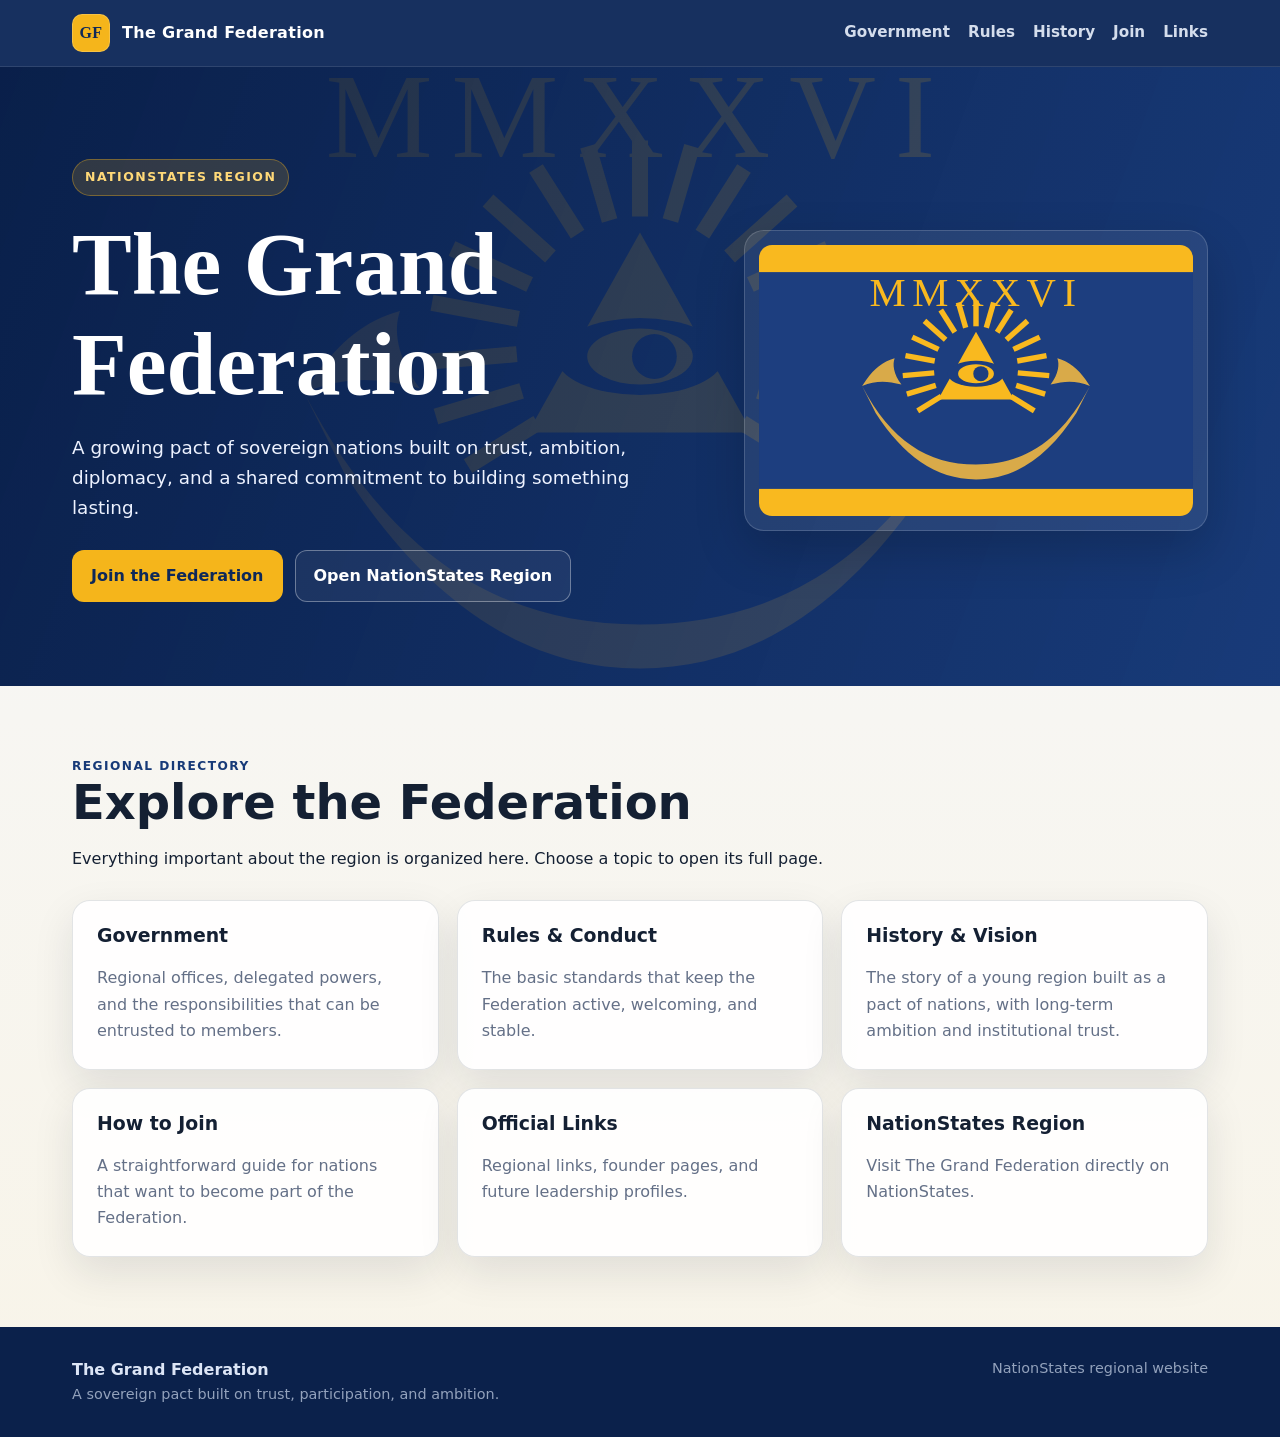
<file: index.html>
<!doctype html>
<html lang="en">
<head>
<meta charset="utf-8"><meta name="viewport" content="width=device-width,initial-scale=1">
<title>The Grand Federation</title><link rel="stylesheet" href="styles.css">
</head>
<body>

<header class="site-header">
  <div class="nav-wrap">
    <a class="brand" href="index.html"><span class="brand-mark">GF</span><span>The Grand Federation</span></a>
    <nav>
      <a href="government.html">Government</a>
      <a href="rules.html">Rules</a>
      <a href="history.html">History</a>
      <a href="join.html">Join</a>
      <a href="links.html">Links</a>
    </nav>
  </div>
</header>

<section class="hero">
  <div class="hero-inner">
    <div>
      <span class="eyebrow">NationStates Region</span>
      <h1>The Grand Federation</h1>
      <p>A growing pact of sovereign nations built on trust, ambition, diplomacy, and a shared commitment to building something lasting.</p>
      <div class="hero-actions">
        <a class="btn primary" href="join.html">Join the Federation</a>
        <a class="btn secondary" href="https://www.nationstates.net/region=the_grand_federation" target="_blank">Open NationStates Region</a>
      </div>
    </div>
    <div class="flag-card"><img src="assets/flag.svg" alt="Flag of The Grand Federation"></div>
  </div>
</section>

<section class="section">
  <div class="section-intro">
    <div class="kicker">Regional Directory</div>
    <h2>Explore the Federation</h2>
    <p>Everything important about the region is organized here. Choose a topic to open its full page.</p>
  </div>
  <div class="grid">
    <a class="card" href="government.html"><h3>Government</h3><p>Regional offices, delegated powers, and the responsibilities that can be entrusted to members.</p></a>
    <a class="card" href="rules.html"><h3>Rules & Conduct</h3><p>The basic standards that keep the Federation active, welcoming, and stable.</p></a>
    <a class="card" href="history.html"><h3>History & Vision</h3><p>The story of a young region built as a pact of nations, with long-term ambition and institutional trust.</p></a>
    <a class="card" href="join.html"><h3>How to Join</h3><p>A straightforward guide for nations that want to become part of the Federation.</p></a>
    <a class="card" href="links.html"><h3>Official Links</h3><p>Regional links, founder pages, and future leadership profiles.</p></a>
    <a class="card" href="https://www.nationstates.net/region=the_grand_federation" target="_blank"><h3>NationStates Region</h3><p>Visit The Grand Federation directly on NationStates.</p></a>
  </div>
</section>

<footer>
  <div class="footer-inner">
    <div><strong>The Grand Federation</strong><div class="small">A sovereign pact built on trust, participation, and ambition.</div></div>
    <div class="small">NationStates regional website</div>
  </div>
</footer>

</body></html>
</file>
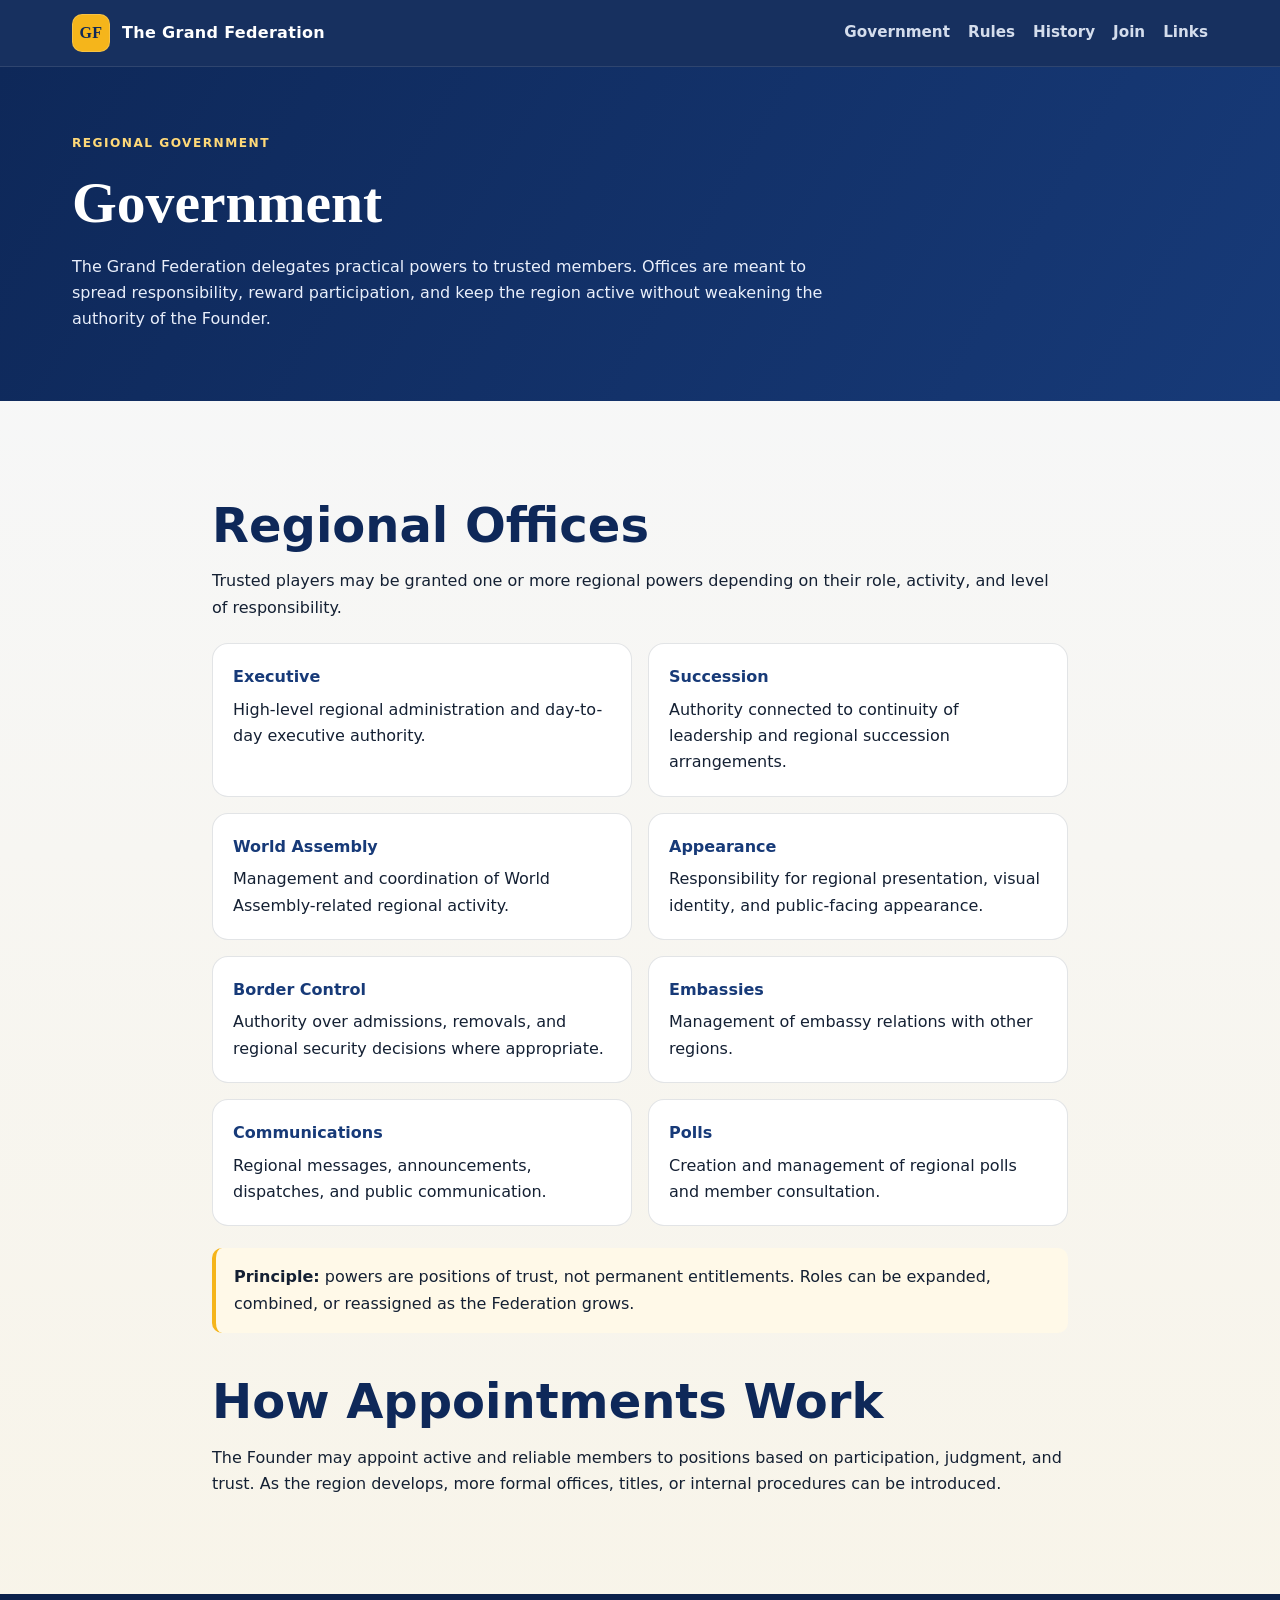
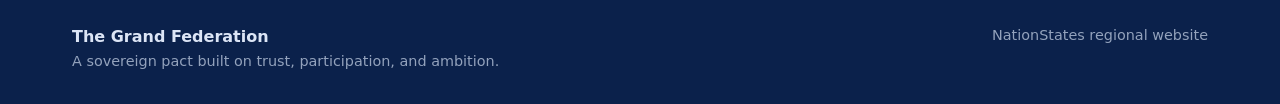
<file: government.html>
<!doctype html>
<html lang="en"><head><meta charset="utf-8"><meta name="viewport" content="width=device-width,initial-scale=1">
<title>Government — The Grand Federation</title><link rel="stylesheet" href="styles.css"></head><body>
<header class="site-header"><div class="nav-wrap"><a class="brand" href="index.html"><span class="brand-mark">GF</span><span>The Grand Federation</span></a><nav><a href="government.html">Government</a><a href="rules.html">Rules</a><a href="history.html">History</a><a href="join.html">Join</a><a href="links.html">Links</a></nav></div></header>
<section class="page-hero"><div class="inner"><div class="kicker" style="color:#ffd978">Regional Government</div><h1 style="font-size:3.6rem">Government</h1><p>The Grand Federation delegates practical powers to trusted members. Offices are meant to spread responsibility, reward participation, and keep the region active without weakening the authority of the Founder.</p></div></section>
<main class="content"><h2>Regional Offices</h2><p>Trusted players may be granted one or more regional powers depending on their role, activity, and level of responsibility.</p><div class="role-grid"><div class="role"><strong>Executive</strong>High-level regional administration and day-to-day executive authority.</div><div class="role"><strong>Succession</strong>Authority connected to continuity of leadership and regional succession arrangements.</div><div class="role"><strong>World Assembly</strong>Management and coordination of World Assembly-related regional activity.</div><div class="role"><strong>Appearance</strong>Responsibility for regional presentation, visual identity, and public-facing appearance.</div><div class="role"><strong>Border Control</strong>Authority over admissions, removals, and regional security decisions where appropriate.</div><div class="role"><strong>Embassies</strong>Management of embassy relations with other regions.</div><div class="role"><strong>Communications</strong>Regional messages, announcements, dispatches, and public communication.</div><div class="role"><strong>Polls</strong>Creation and management of regional polls and member consultation.</div></div><div class="note"><strong>Principle:</strong> powers are positions of trust, not permanent entitlements. Roles can be expanded, combined, or reassigned as the Federation grows.</div><h2>How Appointments Work</h2><p>The Founder may appoint active and reliable members to positions based on participation, judgment, and trust. As the region develops, more formal offices, titles, or internal procedures can be introduced.</p></main>
<footer><div class="footer-inner"><div><strong>The Grand Federation</strong><div class="small">A sovereign pact built on trust, participation, and ambition.</div></div><div class="small">NationStates regional website</div></div></footer></body></html>
</file>
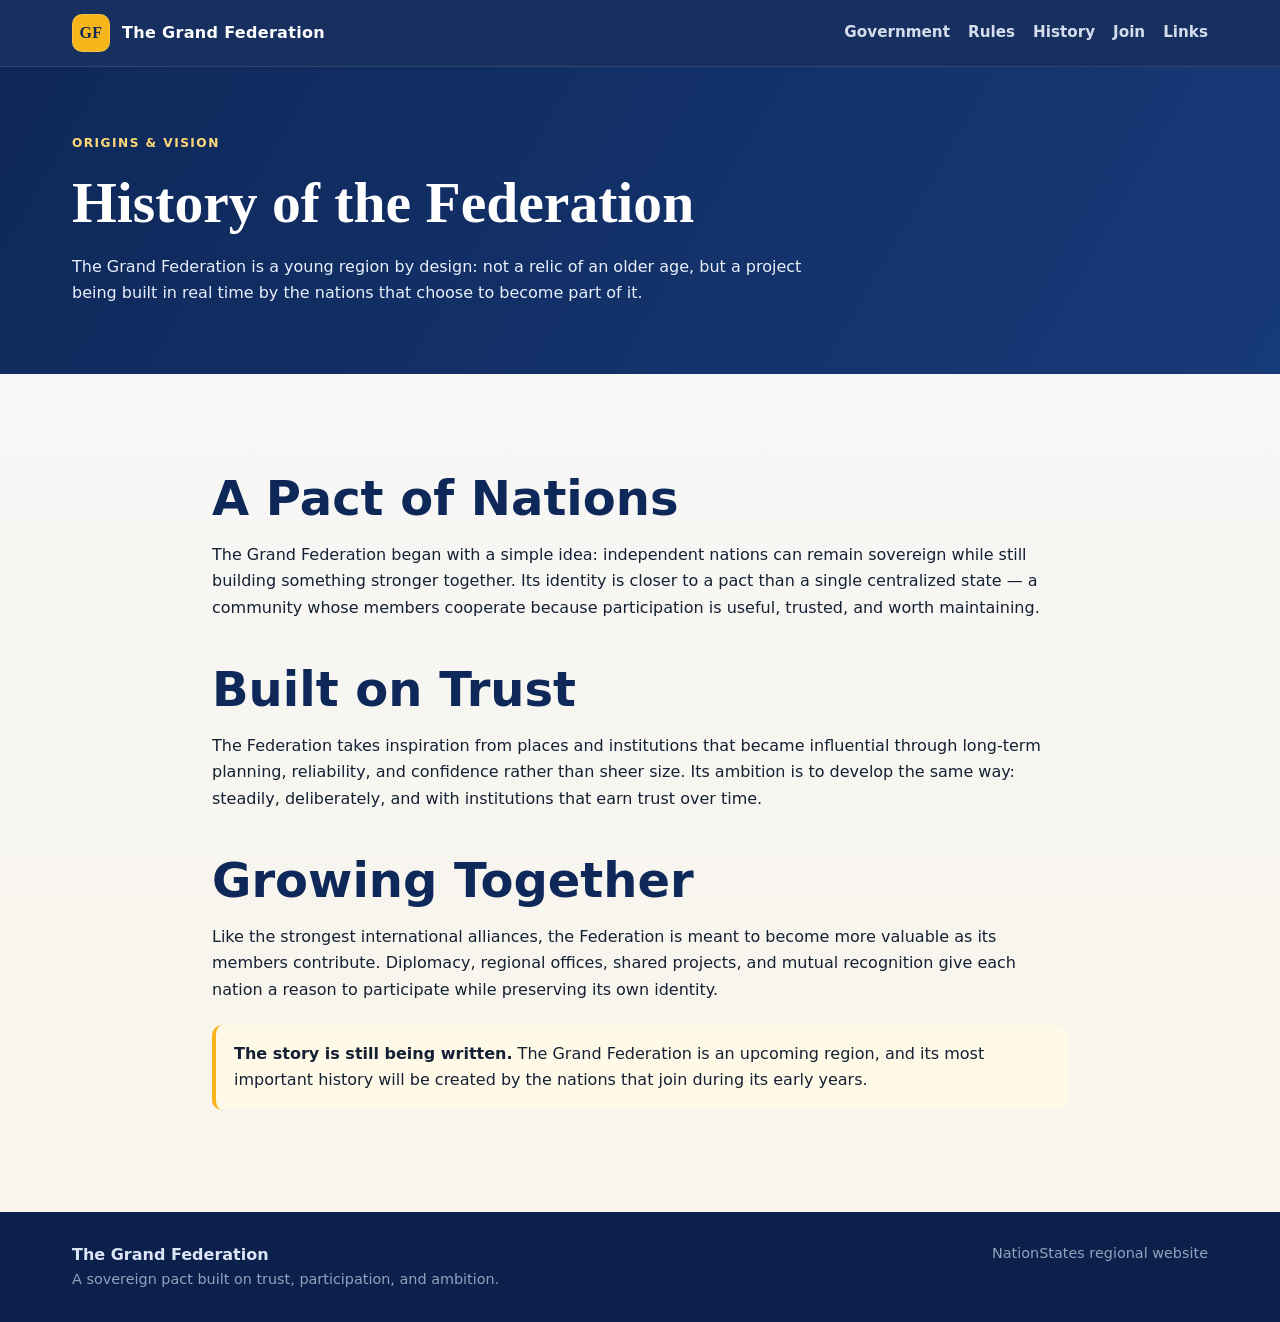
<file: history.html>
<!doctype html>
<html lang="en"><head><meta charset="utf-8"><meta name="viewport" content="width=device-width,initial-scale=1"><title>History — The Grand Federation</title><link rel="stylesheet" href="styles.css"></head><body>
<header class="site-header"><div class="nav-wrap"><a class="brand" href="index.html"><span class="brand-mark">GF</span><span>The Grand Federation</span></a><nav><a href="government.html">Government</a><a href="rules.html">Rules</a><a href="history.html">History</a><a href="join.html">Join</a><a href="links.html">Links</a></nav></div></header>
<section class="page-hero"><div class="inner"><div class="kicker" style="color:#ffd978">Origins & Vision</div><h1 style="font-size:3.6rem">History of the Federation</h1><p>The Grand Federation is a young region by design: not a relic of an older age, but a project being built in real time by the nations that choose to become part of it.</p></div></section>
<main class="content"><h2>A Pact of Nations</h2><p>The Grand Federation began with a simple idea: independent nations can remain sovereign while still building something stronger together. Its identity is closer to a pact than a single centralized state — a community whose members cooperate because participation is useful, trusted, and worth maintaining.</p><h2>Built on Trust</h2><p>The Federation takes inspiration from places and institutions that became influential through long-term planning, reliability, and confidence rather than sheer size. Its ambition is to develop the same way: steadily, deliberately, and with institutions that earn trust over time.</p><h2>Growing Together</h2><p>Like the strongest international alliances, the Federation is meant to become more valuable as its members contribute. Diplomacy, regional offices, shared projects, and mutual recognition give each nation a reason to participate while preserving its own identity.</p><div class="note"><strong>The story is still being written.</strong> The Grand Federation is an upcoming region, and its most important history will be created by the nations that join during its early years.</div></main>
<footer><div class="footer-inner"><div><strong>The Grand Federation</strong><div class="small">A sovereign pact built on trust, participation, and ambition.</div></div><div class="small">NationStates regional website</div></div></footer></body></html>
</file>
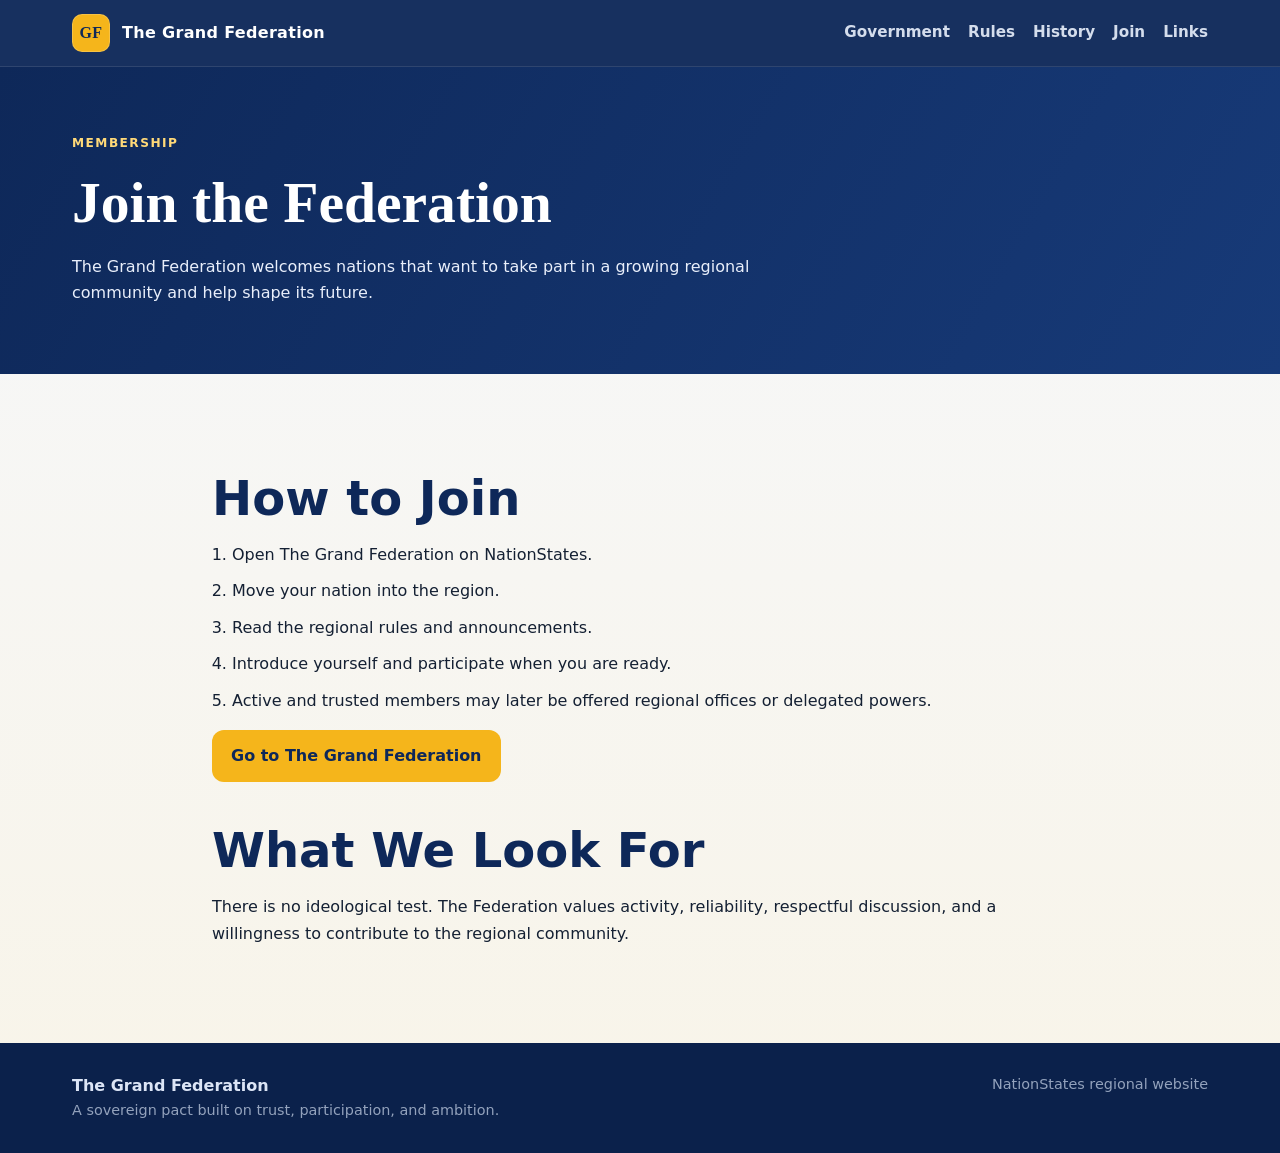
<file: join.html>
<!doctype html>
<html lang="en"><head><meta charset="utf-8"><meta name="viewport" content="width=device-width,initial-scale=1"><title>Join — The Grand Federation</title><link rel="stylesheet" href="styles.css"></head><body>
<header class="site-header"><div class="nav-wrap"><a class="brand" href="index.html"><span class="brand-mark">GF</span><span>The Grand Federation</span></a><nav><a href="government.html">Government</a><a href="rules.html">Rules</a><a href="history.html">History</a><a href="join.html">Join</a><a href="links.html">Links</a></nav></div></header>
<section class="page-hero"><div class="inner"><div class="kicker" style="color:#ffd978">Membership</div><h1 style="font-size:3.6rem">Join the Federation</h1><p>The Grand Federation welcomes nations that want to take part in a growing regional community and help shape its future.</p></div></section>
<main class="content"><h2>How to Join</h2><ol class="rules"><li>Open The Grand Federation on NationStates.</li><li>Move your nation into the region.</li><li>Read the regional rules and announcements.</li><li>Introduce yourself and participate when you are ready.</li><li>Active and trusted members may later be offered regional offices or delegated powers.</li></ol><p><a class="btn primary" href="https://www.nationstates.net/region=the_grand_federation" target="_blank">Go to The Grand Federation</a></p><h2>What We Look For</h2><p>There is no ideological test. The Federation values activity, reliability, respectful discussion, and a willingness to contribute to the regional community.</p></main>
<footer><div class="footer-inner"><div><strong>The Grand Federation</strong><div class="small">A sovereign pact built on trust, participation, and ambition.</div></div><div class="small">NationStates regional website</div></div></footer></body></html>
</file>
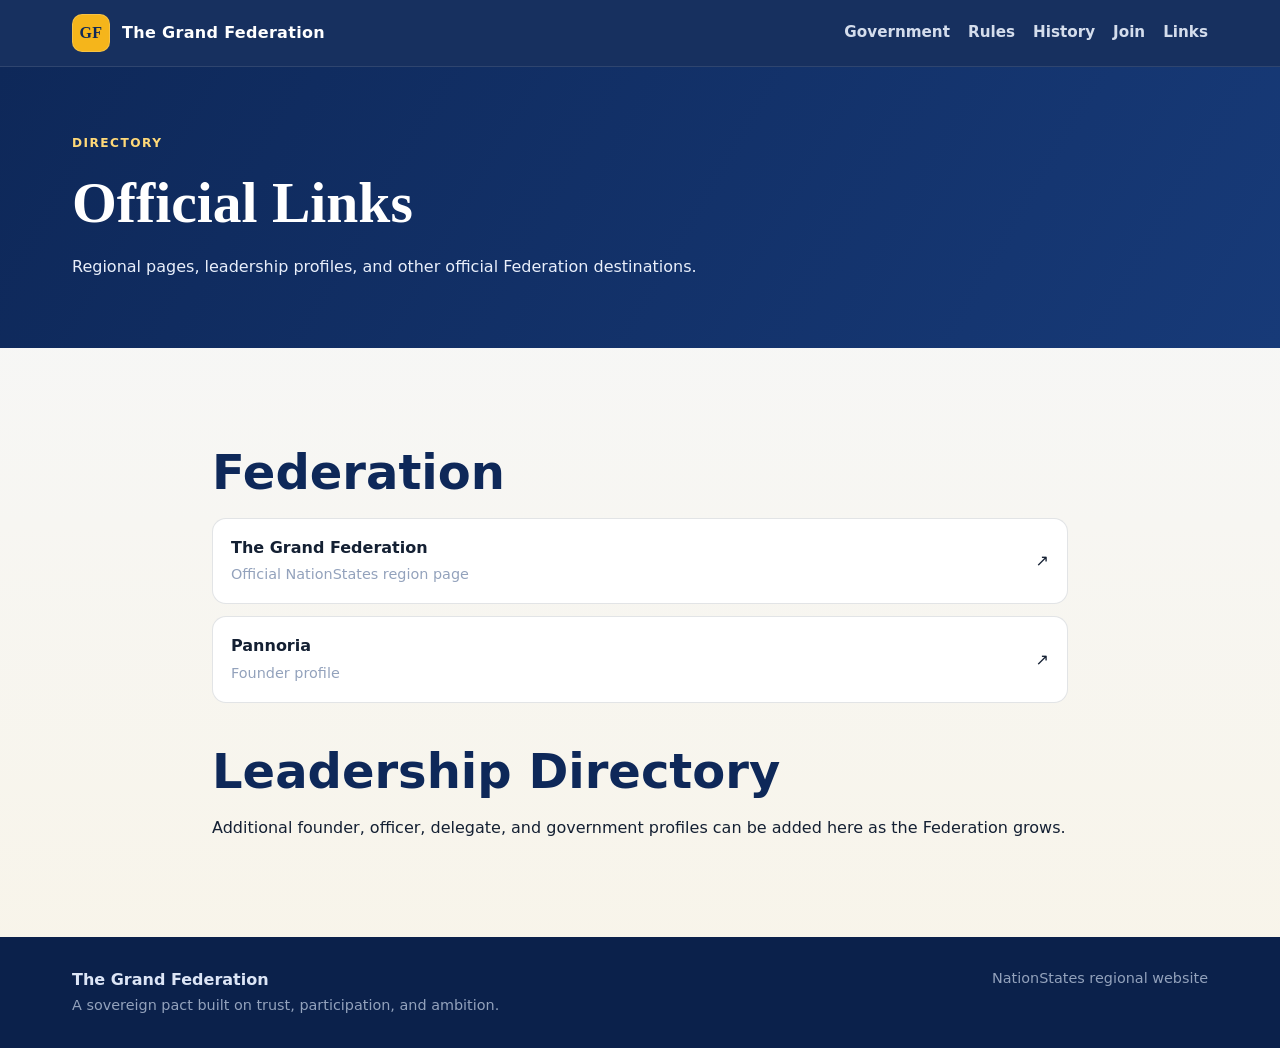
<file: links.html>
<!doctype html>
<html lang="en"><head><meta charset="utf-8"><meta name="viewport" content="width=device-width,initial-scale=1"><title>Links — The Grand Federation</title><link rel="stylesheet" href="styles.css"></head><body>
<header class="site-header"><div class="nav-wrap"><a class="brand" href="index.html"><span class="brand-mark">GF</span><span>The Grand Federation</span></a><nav><a href="government.html">Government</a><a href="rules.html">Rules</a><a href="history.html">History</a><a href="join.html">Join</a><a href="links.html">Links</a></nav></div></header>
<section class="page-hero"><div class="inner"><div class="kicker" style="color:#ffd978">Directory</div><h1 style="font-size:3.6rem">Official Links</h1><p>Regional pages, leadership profiles, and other official Federation destinations.</p></div></section>
<main class="content"><h2>Federation</h2><div class="link-list"><a class="link-box" target="_blank" href="https://www.nationstates.net/region=the_grand_federation"><span><strong>The Grand Federation</strong><br><span class="small">Official NationStates region page</span></span><span>↗</span></a><a class="link-box" target="_blank" href="https://www.nationstates.net/nation=pannoria"><span><strong>Pannoria</strong><br><span class="small">Founder profile</span></span><span>↗</span></a></div><h2>Leadership Directory</h2><p>Additional founder, officer, delegate, and government profiles can be added here as the Federation grows.</p></main>
<footer><div class="footer-inner"><div><strong>The Grand Federation</strong><div class="small">A sovereign pact built on trust, participation, and ambition.</div></div><div class="small">NationStates regional website</div></div></footer></body></html>
</file>
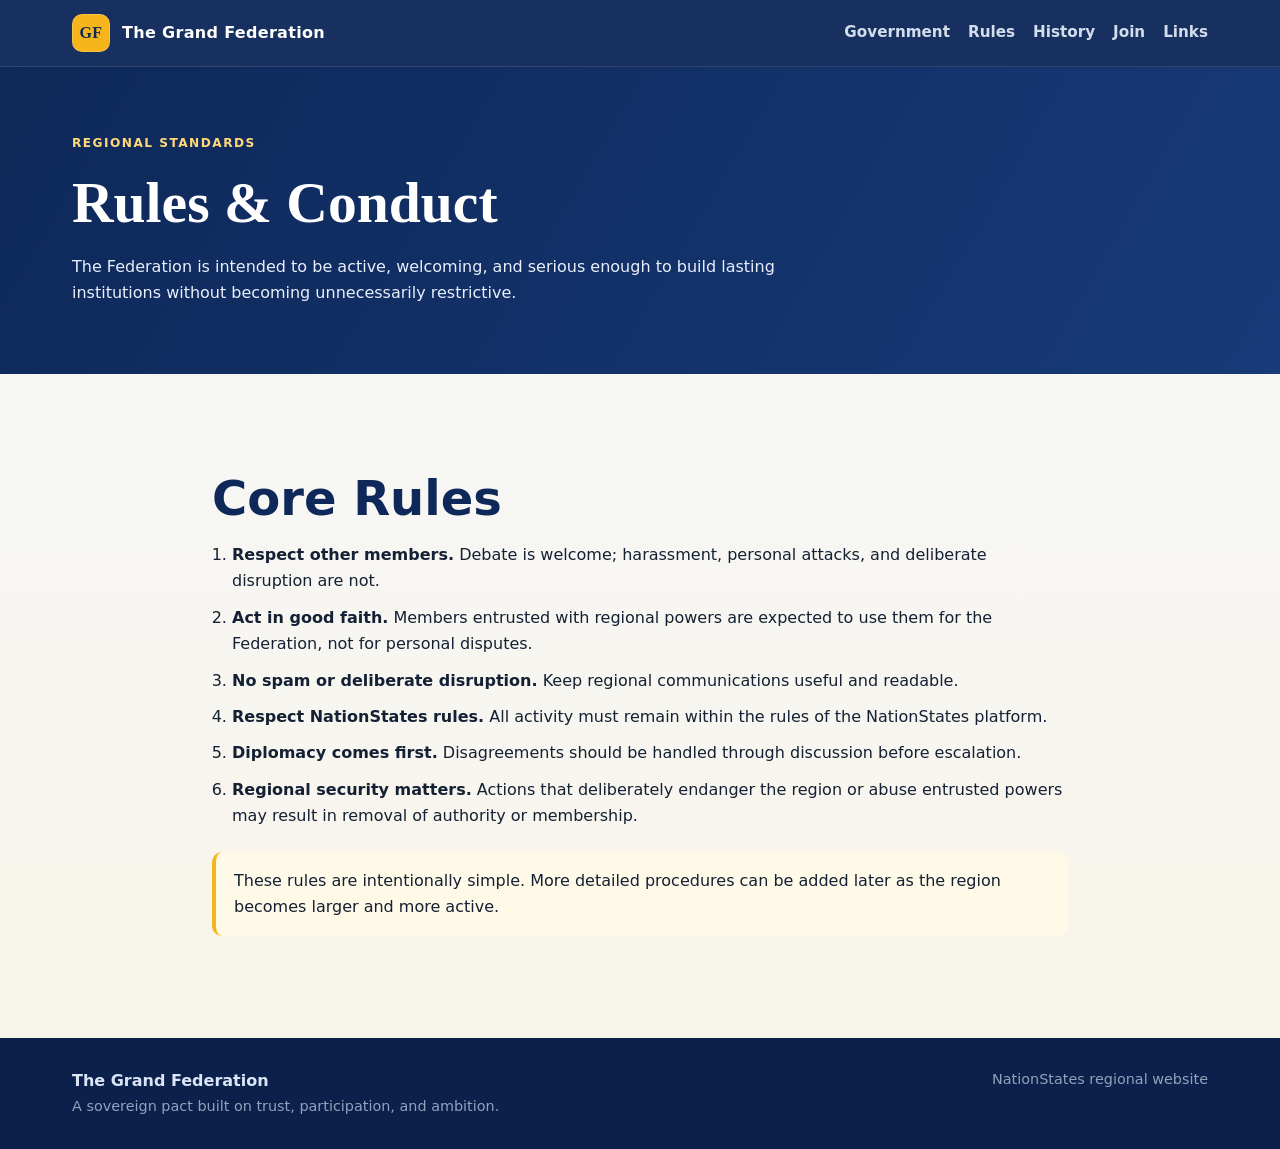
<file: rules.html>
<!doctype html>
<html lang="en"><head><meta charset="utf-8"><meta name="viewport" content="width=device-width,initial-scale=1"><title>Rules — The Grand Federation</title><link rel="stylesheet" href="styles.css"></head><body>
<header class="site-header"><div class="nav-wrap"><a class="brand" href="index.html"><span class="brand-mark">GF</span><span>The Grand Federation</span></a><nav><a href="government.html">Government</a><a href="rules.html">Rules</a><a href="history.html">History</a><a href="join.html">Join</a><a href="links.html">Links</a></nav></div></header>
<section class="page-hero"><div class="inner"><div class="kicker" style="color:#ffd978">Regional Standards</div><h1 style="font-size:3.6rem">Rules & Conduct</h1><p>The Federation is intended to be active, welcoming, and serious enough to build lasting institutions without becoming unnecessarily restrictive.</p></div></section>
<main class="content"><h2>Core Rules</h2><ol class="rules"><li><strong>Respect other members.</strong> Debate is welcome; harassment, personal attacks, and deliberate disruption are not.</li><li><strong>Act in good faith.</strong> Members entrusted with regional powers are expected to use them for the Federation, not for personal disputes.</li><li><strong>No spam or deliberate disruption.</strong> Keep regional communications useful and readable.</li><li><strong>Respect NationStates rules.</strong> All activity must remain within the rules of the NationStates platform.</li><li><strong>Diplomacy comes first.</strong> Disagreements should be handled through discussion before escalation.</li><li><strong>Regional security matters.</strong> Actions that deliberately endanger the region or abuse entrusted powers may result in removal of authority or membership.</li></ol><div class="note">These rules are intentionally simple. More detailed procedures can be added later as the region becomes larger and more active.</div></main>
<footer><div class="footer-inner"><div><strong>The Grand Federation</strong><div class="small">A sovereign pact built on trust, participation, and ambition.</div></div><div class="small">NationStates regional website</div></div></footer></body></html>
</file>
<file: styles.css>
:root{
  --navy:#173a78;
  --navy-dark:#0e2859;
  --gold:#f5b51b;
  --gold-soft:#d9aa4c;
  --paper:#f7f4ea;
  --ink:#142033;
  --muted:#647087;
  --white:#ffffff;
  --line:rgba(20,32,51,.12);
  --shadow:0 16px 40px rgba(20,32,51,.10);
}
*{box-sizing:border-box}
html{scroll-behavior:smooth}
body{
  margin:0;
  font-family:Inter,ui-sans-serif,system-ui,-apple-system,BlinkMacSystemFont,"Segoe UI",sans-serif;
  background:linear-gradient(180deg,#f6f8fc 0%,#f8f4e8 100%);
  color:var(--ink);
  line-height:1.65;
}
a{color:inherit}
.site-header{
  position:sticky;top:0;z-index:20;
  background:rgba(14,40,89,.96);
  border-bottom:1px solid rgba(255,255,255,.1);
  backdrop-filter:blur(14px);
}
.nav-wrap{
  max-width:1180px;margin:auto;padding:14px 22px;
  display:flex;align-items:center;justify-content:space-between;gap:20px;
}
.brand{
  display:flex;align-items:center;gap:12px;text-decoration:none;color:white;font-weight:800;letter-spacing:.02em
}
.brand-mark{
  width:38px;height:38px;border-radius:10px;border:1px solid rgba(255,255,255,.18);
  background:var(--gold);display:grid;place-items:center;color:var(--navy-dark);font-family:Georgia,serif;font-weight:900
}
nav{display:flex;gap:18px;flex-wrap:wrap}
nav a{
  color:#eef4ff;text-decoration:none;font-size:.95rem;font-weight:600;opacity:.88
}
nav a:hover{opacity:1;color:#ffd66a}
.hero{
  background:
    linear-gradient(110deg,rgba(8,29,70,.93),rgba(23,58,120,.80)),
    url('assets/flag.svg') center/cover no-repeat;
  color:white;
}
.hero-inner{
  max-width:1180px;margin:auto;padding:92px 22px 84px;
  display:grid;grid-template-columns:1.15fr .85fr;gap:44px;align-items:center
}
.eyebrow{
  display:inline-block;padding:7px 12px;border-radius:999px;background:rgba(245,181,27,.16);
  border:1px solid rgba(245,181,27,.36);color:#ffd978;font-size:.78rem;font-weight:800;letter-spacing:.12em;text-transform:uppercase
}
h1,h2,h3{line-height:1.12;margin-top:0}
h1{font-family:Georgia,serif;font-size:clamp(3rem,7vw,5.7rem);margin:18px 0 18px}
h2{font-size:clamp(2rem,4vw,3rem);margin-bottom:14px}
h3{font-size:1.18rem}
.hero p{font-size:1.15rem;max-width:720px;color:#edf2ff}
.hero-actions{display:flex;gap:12px;flex-wrap:wrap;margin-top:26px}
.btn{
  display:inline-flex;align-items:center;justify-content:center;padding:12px 18px;border-radius:12px;
  text-decoration:none;font-weight:800;border:1px solid transparent;transition:.18s ease
}
.btn.primary{background:var(--gold);color:var(--navy-dark)}
.btn.secondary{border-color:rgba(255,255,255,.35);color:white;background:rgba(255,255,255,.06)}
.btn:hover{transform:translateY(-1px)}
.flag-card{
  background:rgba(255,255,255,.08);padding:14px;border-radius:20px;border:1px solid rgba(255,255,255,.16);box-shadow:0 20px 50px rgba(0,0,0,.18)
}
.flag-card img{width:100%;display:block;border-radius:13px}
.section{max-width:1180px;margin:auto;padding:70px 22px}
.section-intro{max-width:760px;margin-bottom:28px}
.kicker{color:var(--navy);font-weight:900;text-transform:uppercase;letter-spacing:.12em;font-size:.76rem}
.grid{display:grid;grid-template-columns:repeat(3,1fr);gap:18px}
.card{
  background:rgba(255,255,255,.9);border:1px solid var(--line);border-radius:18px;padding:24px;
  box-shadow:var(--shadow);text-decoration:none;transition:.18s ease
}
.card:hover{transform:translateY(-3px);border-color:rgba(23,58,120,.28)}
.card p{color:var(--muted);margin-bottom:0}
.page-hero{
  background:linear-gradient(120deg,var(--navy-dark),var(--navy));color:white
}
.page-hero .inner{max-width:1180px;margin:auto;padding:66px 22px 52px}
.page-hero p{max-width:760px;color:#e9effb}
.content{max-width:900px;margin:auto;padding:56px 22px 80px}
.content h2{margin-top:42px;color:var(--navy-dark)}
.role-grid{display:grid;grid-template-columns:repeat(2,1fr);gap:16px;margin:22px 0}
.role{
  background:white;border:1px solid var(--line);border-radius:16px;padding:20px
}
.role strong{display:block;color:var(--navy);margin-bottom:6px}
.note{
  border-left:4px solid var(--gold);background:#fff9e8;padding:16px 18px;border-radius:10px;margin:22px 0
}
.rules{padding-left:20px}
.rules li{margin:10px 0}
.link-list{display:grid;gap:12px;margin-top:18px}
.link-box{
  display:flex;justify-content:space-between;gap:20px;align-items:center;
  background:white;border:1px solid var(--line);border-radius:14px;padding:16px 18px;text-decoration:none
}
.link-box:hover{border-color:rgba(23,58,120,.3)}
footer{background:#0b214b;color:#dce5f6}
.footer-inner{max-width:1180px;margin:auto;padding:30px 22px;display:flex;justify-content:space-between;gap:20px;flex-wrap:wrap}
.small{font-size:.9rem;color:#93a2bc}
@media (max-width:860px){
  .hero-inner{grid-template-columns:1fr}
  .grid{grid-template-columns:1fr}
  .role-grid{grid-template-columns:1fr}
  nav{display:none}
}
</file>
